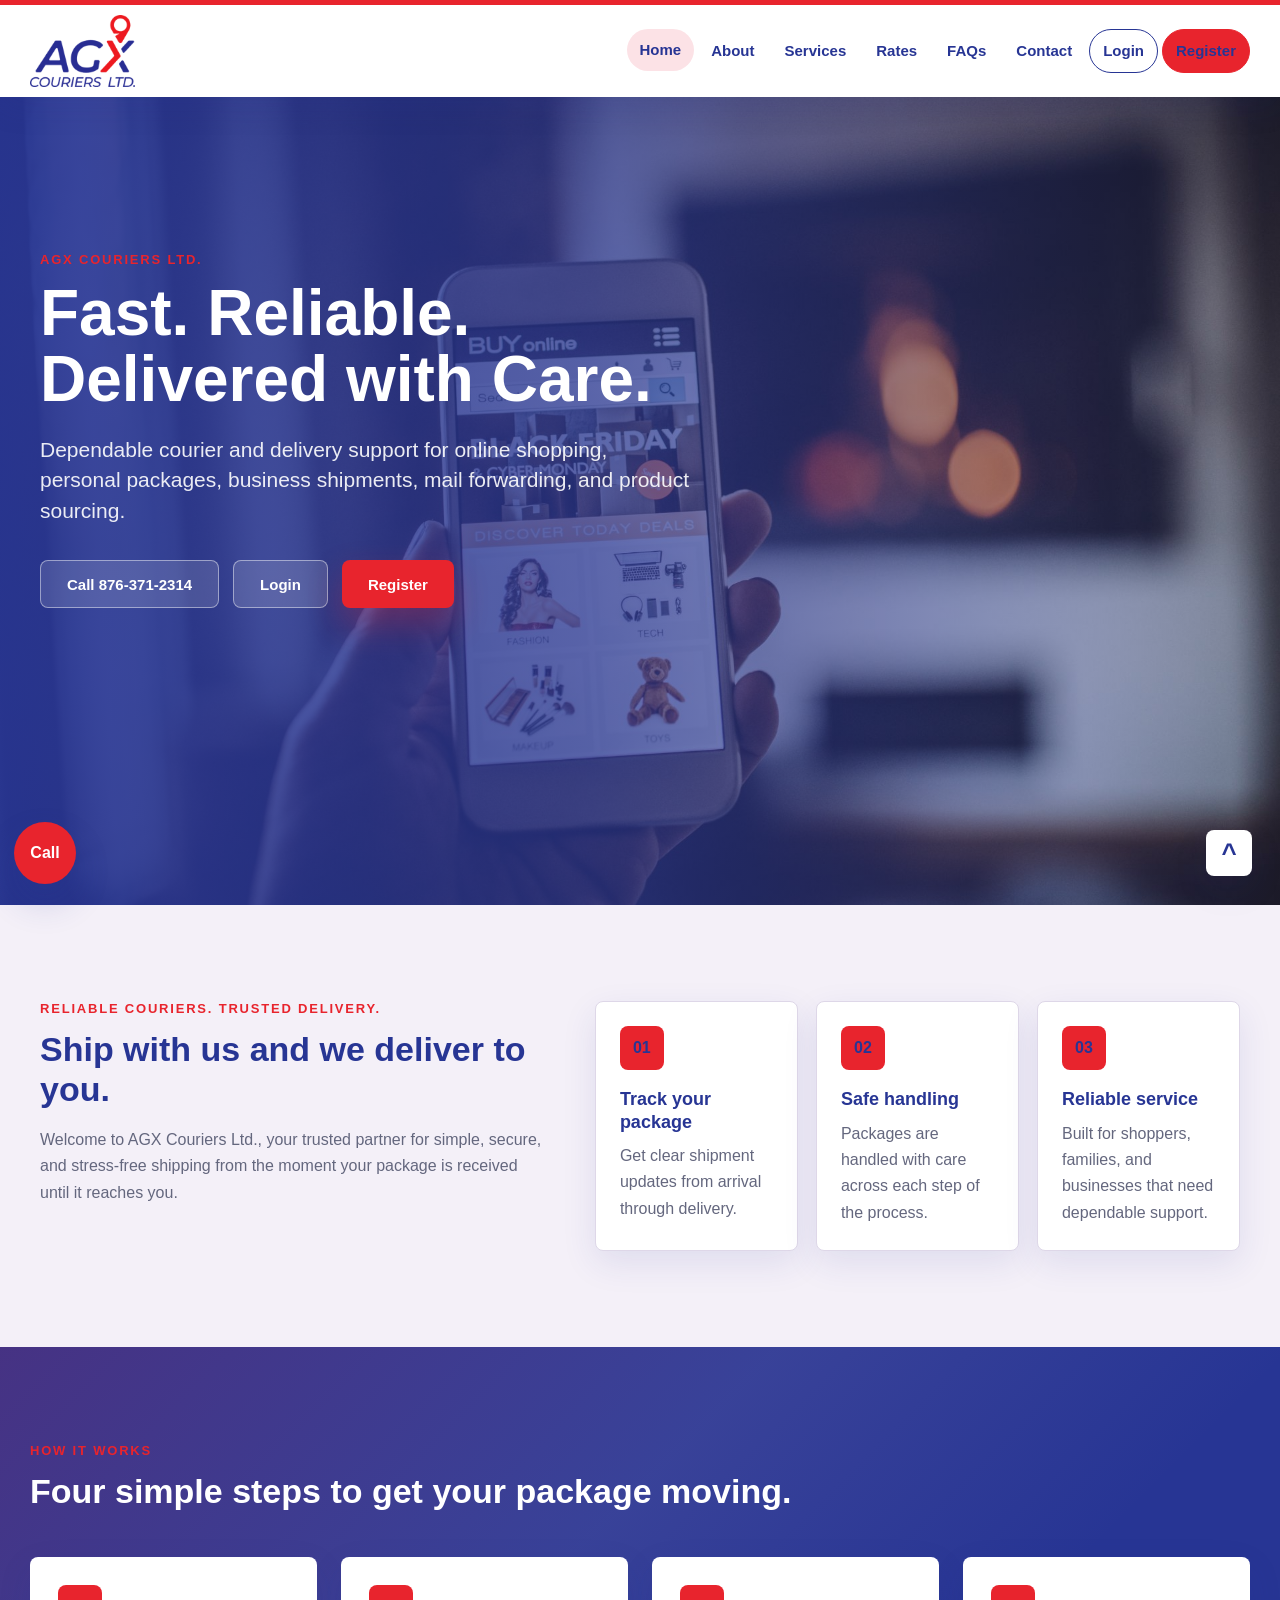
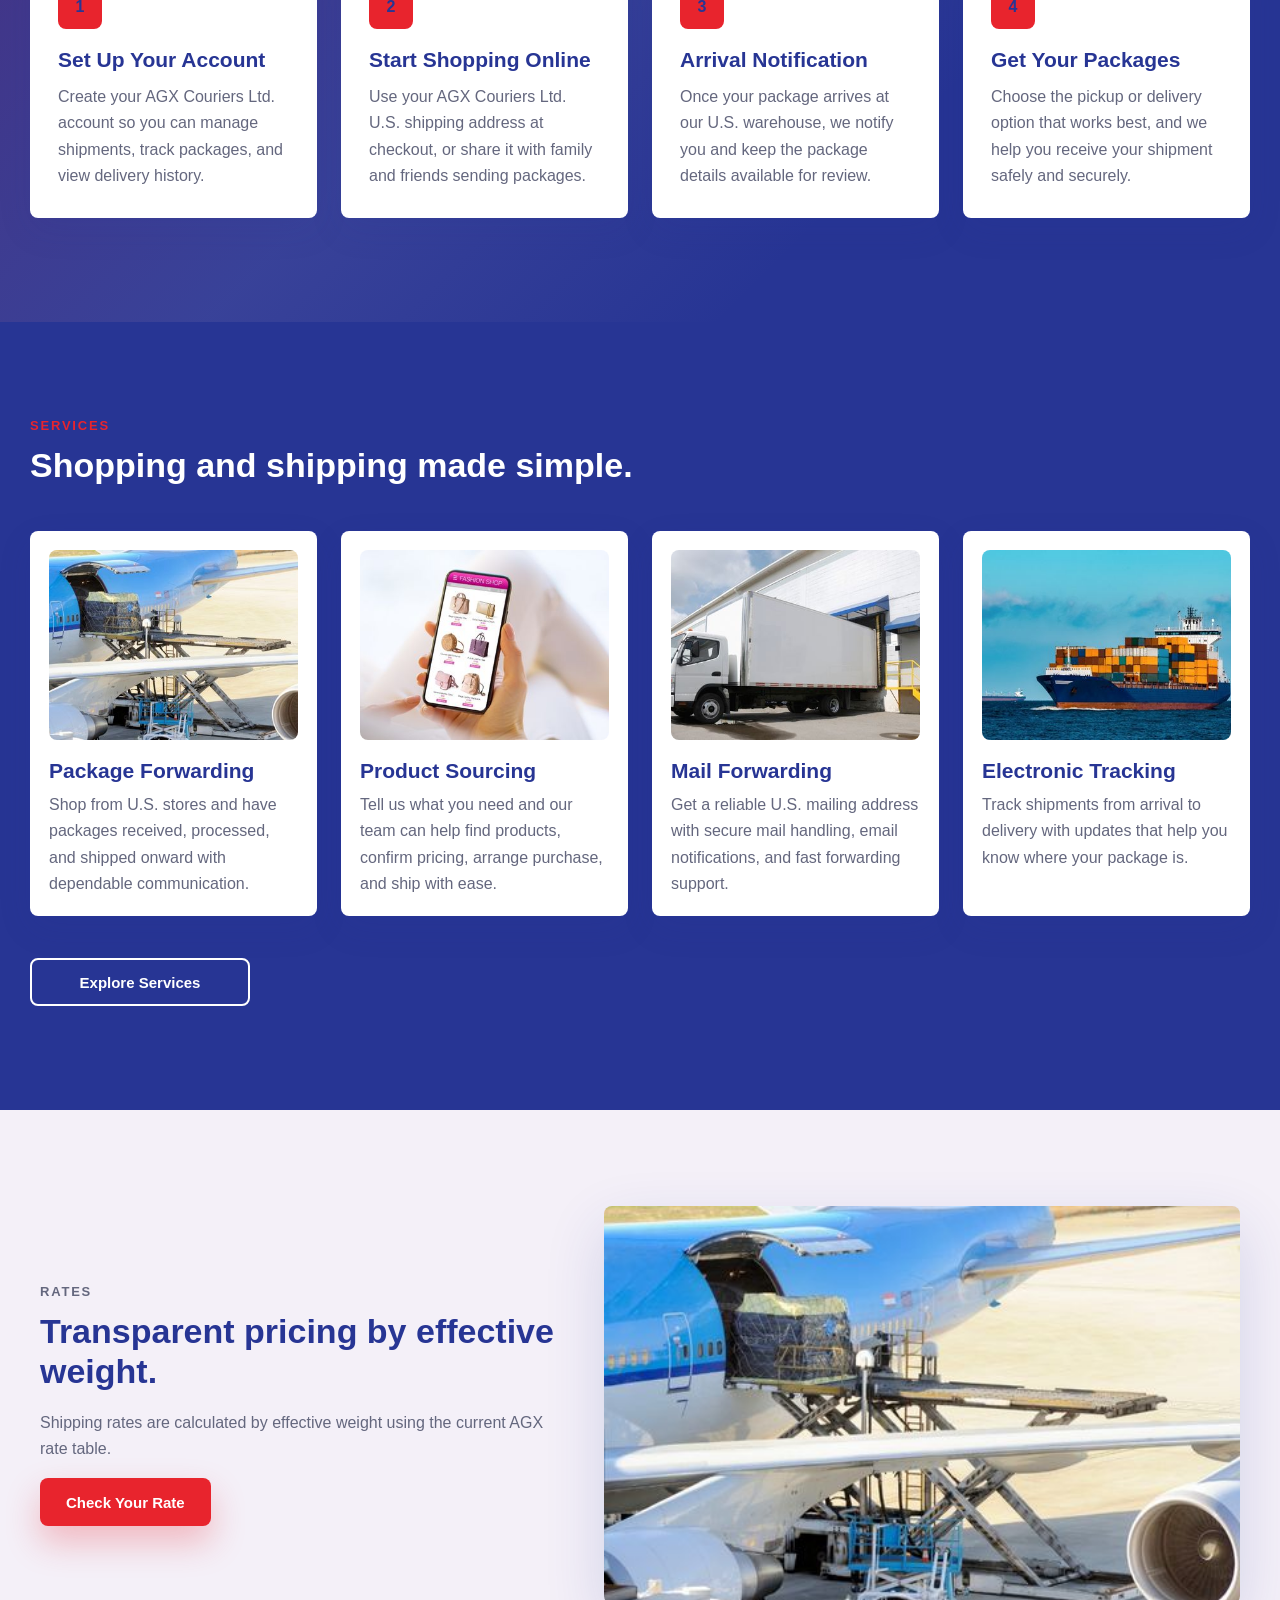
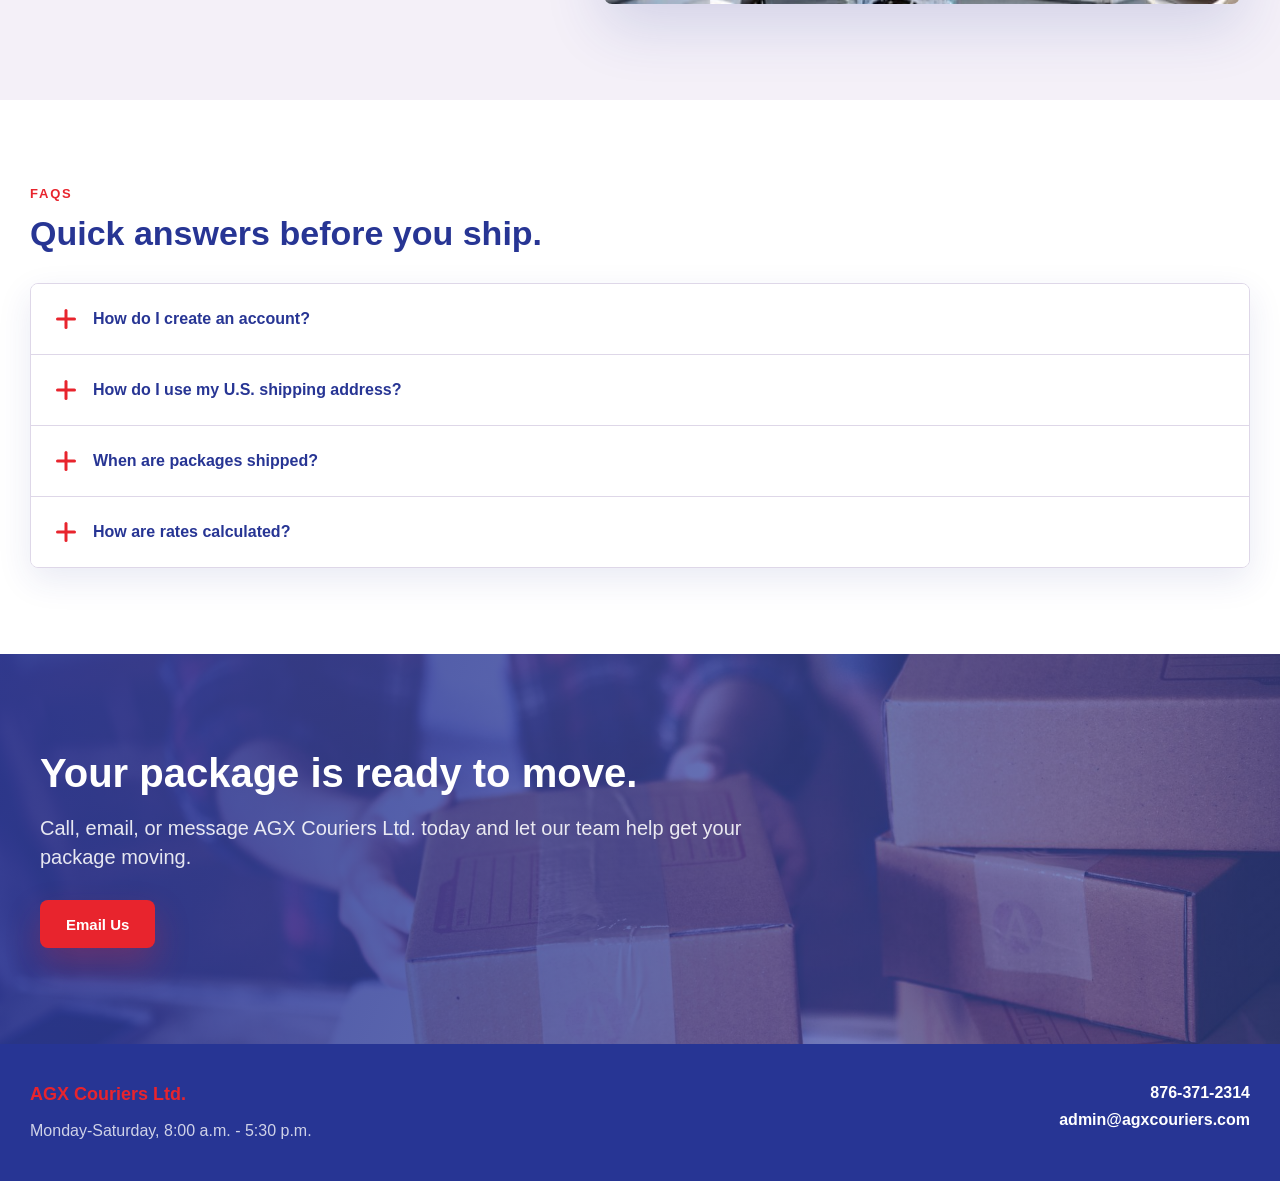
<file: index.html>
<!DOCTYPE html>
<html lang="en">
<head>
  <meta charset="UTF-8">
  <meta name="viewport" content="width=device-width, initial-scale=1.0">
  <title>AGX Couriers Ltd. | Reliable Couriers. Trusted Delivery.</title>
  <meta name="description" content="AGX Couriers Ltd. provides dependable package forwarding, product sourcing, mail forwarding, tracking, and delivery support for Jamaica.">
  <link rel="stylesheet" href="styles.css">
</head>
<body id="top">
  <header class="site-header" data-header>
    <a class="brand" href="./" aria-label="AGX Couriers Ltd. home">
      <img src="assets/agx-couriers-logo.png" alt="AGX Couriers Ltd. logo">
    </a>

    <button class="nav-toggle" type="button" aria-label="Open navigation" aria-expanded="false" data-nav-toggle>
      <span></span>
      <span></span>
      <span></span>
    </button>

    <nav class="main-nav" data-nav>
      <a class="active" href="./">Home</a>
      <a href="about/">About</a>
      <a href="services/">Services</a>
      <a href="rates/">Rates</a>
      <a href="#faqs">FAQs</a>
      <a href="#contact">Contact</a>
      <a class="nav-action" href="https://agxcouriers.com/tracking">Login</a>
      <a class="nav-action primary" href="https://agxcouriers.com/tracking/register">Register</a>
    </nav>
  </header>

  <main id="home">
    <section class="hero">
      <div class="hero-slider" data-hero-slider aria-hidden="true">
        <div class="hero-slide is-active"><img src="assets/hero-shopping.jpg" alt=""></div>
        <div class="hero-slide"><img src="assets/hero-port.jpg" alt=""></div>
        <div class="hero-slide"><img src="assets/hero-delivery.jpg" alt=""></div>
      </div>
      <div class="hero-content">
        <p class="eyebrow">AGX Couriers Ltd.</p>
        <h1>Fast. Reliable. Delivered with Care.</h1>
        <p>Dependable courier and delivery support for online shopping, personal packages, business shipments, mail forwarding, and product sourcing.</p>
        <div class="hero-actions">
          <a class="btn light" href="tel:+18763712314">Call 876-371-2314</a>
          <a class="btn light" href="https://agxcouriers.com/tracking">Login</a>
          <a class="btn solid" href="https://agxcouriers.com/tracking/register">Register</a>
        </div>
      </div>
    </section>

    <section class="intro-section">
      <div class="intro-copy">
        <p class="section-kicker">Reliable Couriers. Trusted Delivery.</p>
        <h2>Ship with us and we deliver to you.</h2>
        <p>Welcome to AGX Couriers Ltd., your trusted partner for simple, secure, and stress-free shipping from the moment your package is received until it reaches you.</p>
      </div>
      <div class="proof-grid">
        <article><span>01</span><strong>Track your package</strong><p>Get clear shipment updates from arrival through delivery.</p></article>
        <article><span>02</span><strong>Safe handling</strong><p>Packages are handled with care across each step of the process.</p></article>
        <article><span>03</span><strong>Reliable service</strong><p>Built for shoppers, families, and businesses that need dependable support.</p></article>
      </div>
    </section>

    <section class="process-section" id="process">
      <p class="section-kicker">How It Works</p>
      <h2>Four simple steps to get your package moving.</h2>
      <div class="process-grid four">
        <article>
          <span class="step-number">1</span>
          <h3>Set Up Your Account</h3>
          <p>Create your AGX Couriers Ltd. account so you can manage shipments, track packages, and view delivery history.</p>
        </article>
        <article>
          <span class="step-number">2</span>
          <h3>Start Shopping Online</h3>
          <p>Use your AGX Couriers Ltd. U.S. shipping address at checkout, or share it with family and friends sending packages.</p>
        </article>
        <article>
          <span class="step-number">3</span>
          <h3>Arrival Notification</h3>
          <p>Once your package arrives at our U.S. warehouse, we notify you and keep the package details available for review.</p>
        </article>
        <article>
          <span class="step-number">4</span>
          <h3>Get Your Packages</h3>
          <p>Choose the pickup or delivery option that works best, and we help you receive your shipment safely and securely.</p>
        </article>
      </div>
    </section>

    <section class="services-section" id="services">
      <p class="section-kicker">Services</p>
      <h2>Shopping and shipping made simple.</h2>
      <div class="service-grid">
        <article class="service-card">
          <img class="service-photo" src="assets/air.jpg" alt="Air freight cargo being loaded onto an airplane">
          <h3>Package Forwarding</h3>
          <p>Shop from U.S. stores and have packages received, processed, and shipped onward with dependable communication.</p>
        </article>
        <article class="service-card">
          <img class="service-photo" src="assets/shopping.jpg" alt="Online shopping on a mobile phone">
          <h3>Product Sourcing</h3>
          <p>Tell us what you need and our team can help find products, confirm pricing, arrange purchase, and ship with ease.</p>
        </article>
        <article class="service-card">
          <img class="service-photo" src="assets/truck.jpg" alt="Delivery truck at a warehouse loading dock">
          <h3>Mail Forwarding</h3>
          <p>Get a reliable U.S. mailing address with secure mail handling, email notifications, and fast forwarding support.</p>
        </article>
        <article class="service-card">
          <img class="service-photo" src="assets/sea.jpg" alt="Container ship for sea freight delivery">
          <h3>Electronic Tracking</h3>
          <p>Track shipments from arrival to delivery with updates that help you know where your package is.</p>
        </article>
      </div>
      <a class="outline-cta" href="services/">Explore Services</a>
    </section>

    <section class="rates-preview">
      <div>
        <p class="section-kicker">Rates</p>
        <h2>Transparent pricing by effective weight.</h2>
        <p>Shipping rates are calculated by effective weight using the current AGX rate table.</p>
        <a class="btn solid" href="rates/">Check Your Rate</a>
      </div>
      <img src="assets/air.jpg" alt="Air freight cargo prepared for AGX Couriers Ltd. shipping">
    </section>

    <section class="faq-section" id="faqs">
      <div class="section-heading">
        <p class="section-kicker">FAQs</p>
        <h2>Quick answers before you ship.</h2>
      </div>
      <div class="faq-list">
        <article class="faq-item">
          <button type="button" aria-expanded="false" data-faq-toggle><span class="faq-plus" aria-hidden="true"></span>How do I create an account?</button>
          <div class="faq-answer"><p>Contact AGX Couriers Ltd. and our team will guide you through account setup using your name, email, phone number, and password.</p></div>
        </article>
        <article class="faq-item">
          <button type="button" aria-expanded="false" data-faq-toggle><span class="faq-plus" aria-hidden="true"></span>How do I use my U.S. shipping address?</button>
          <div class="faq-answer"><p>Use your AGX Couriers Ltd. address at checkout when shopping online. We notify you once the package reaches our facility.</p></div>
        </article>
        <article class="faq-item">
          <button type="button" aria-expanded="false" data-faq-toggle><span class="faq-plus" aria-hidden="true"></span>When are packages shipped?</button>
          <div class="faq-answer"><p>Packages are shipped from the overseas warehouse twice per week, on Wednesdays and Saturdays.</p></div>
        </article>
        <article class="faq-item">
          <button type="button" aria-expanded="false" data-faq-toggle><span class="faq-plus" aria-hidden="true"></span>How are rates calculated?</button>
          <div class="faq-answer"><p>Rates are based on effective weight. You can review the current AGX price list on the Rates page.</p></div>
        </article>
      </div>
    </section>

    <section class="cta-section">
      <div>
        <h2>Your package is ready to move.</h2>
        <p>Call, email, or message AGX Couriers Ltd. today and let our team help get your package moving.</p>
        <a class="btn solid" href="mailto:admin@agxcouriers.com">Email Us</a>
      </div>
    </section>
  </main>

  <footer class="site-footer" id="contact">
    <div>
      <strong>AGX Couriers Ltd.</strong>
      <p>Monday-Saturday, 8:00 a.m. - 5:30 p.m.</p>
    </div>
    <div>
      <a href="tel:+18763712314">876-371-2314</a>
      <a href="mailto:admin@agxcouriers.com">admin@agxcouriers.com</a>
    </div>
  </footer>

  <a class="chat-dot" href="tel:+18763712314" aria-label="Call AGX Couriers Ltd.">Call</a>
  <a class="scroll-top" href="#top" aria-label="Back to top">^</a>

  <script src="script.js"></script>
</body>
</html>
</file>
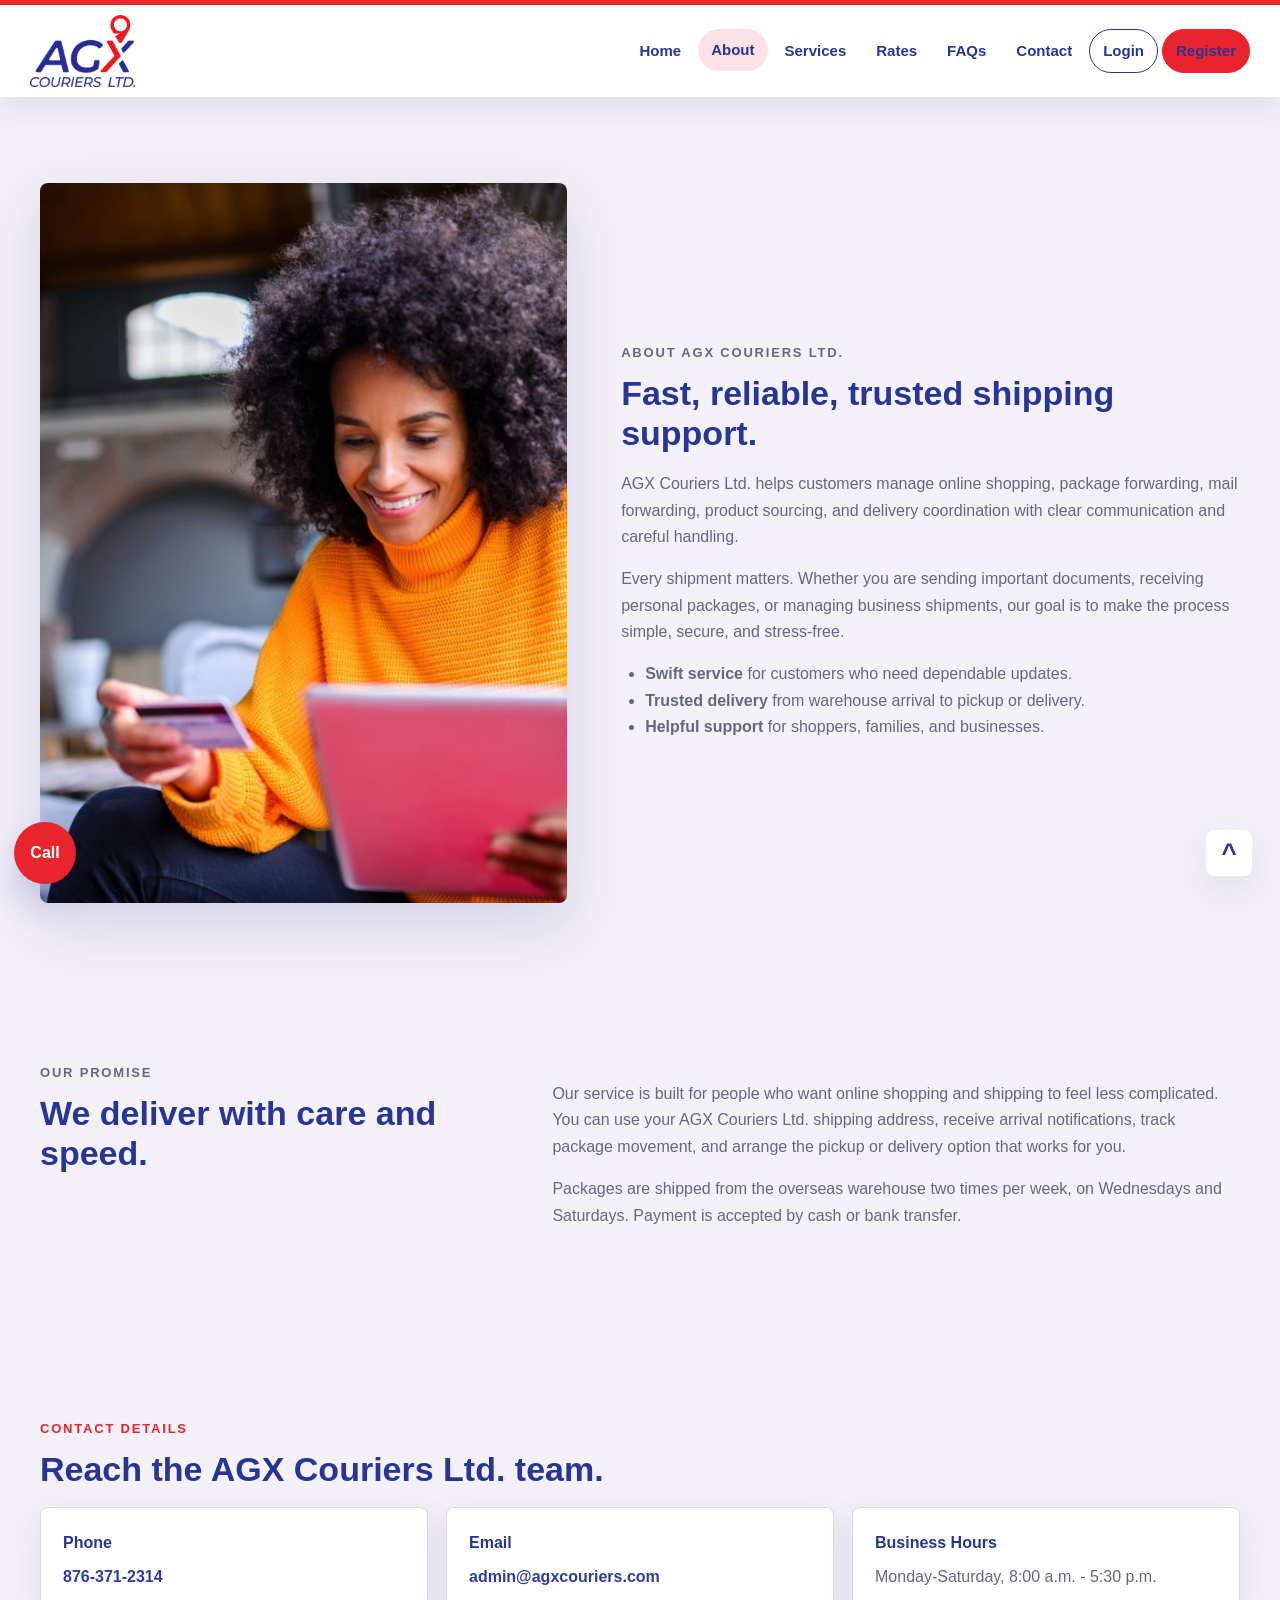
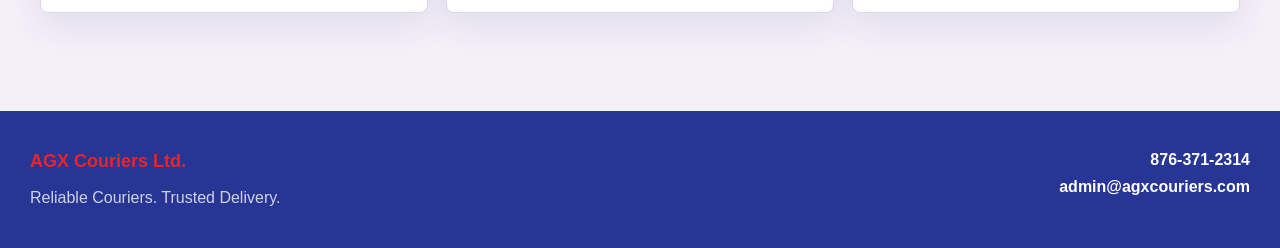
<file: about/index.html>
<!DOCTYPE html>
<html lang="en">
<head>
  <meta charset="UTF-8">
  <meta name="viewport" content="width=device-width, initial-scale=1.0">
  <title>About | AGX Couriers Ltd.</title>
  <meta name="description" content="Learn about AGX Couriers Ltd., a trusted courier partner for package forwarding, mail forwarding, product sourcing, and delivery support.">
  <link rel="stylesheet" href="../styles.css">
</head>
<body id="top">
  <header class="site-header" data-header>
    <a class="brand" href="../" aria-label="AGX Couriers Ltd. home">
      <img src="../assets/agx-couriers-logo.png" alt="AGX Couriers Ltd. logo">
    </a>

    <button class="nav-toggle" type="button" aria-label="Open navigation" aria-expanded="false" data-nav-toggle>
      <span></span>
      <span></span>
      <span></span>
    </button>

    <nav class="main-nav" data-nav>
      <a href="../">Home</a>
      <a class="active" href="./">About</a>
      <a href="../services/">Services</a>
      <a href="../rates/">Rates</a>
      <a href="../#faqs">FAQs</a>
      <a href="../#contact">Contact</a>
      <a class="nav-action" href="https://agxcouriers.com/tracking">Login</a>
      <a class="nav-action primary" href="https://agxcouriers.com/tracking/register">Register</a>
    </nav>
  </header>

  <main>
    <section class="about-page-hero">
      <div class="about-page-image">
        <img src="../assets/about-shopping.jpg" alt="Customer preparing an online shopping delivery with AGX Couriers Ltd.">
      </div>
      <div class="about-page-copy">
        <p class="section-kicker">About AGX Couriers Ltd.</p>
        <h1>Fast, reliable, trusted shipping support.</h1>
        <p>AGX Couriers Ltd. helps customers manage online shopping, package forwarding, mail forwarding, product sourcing, and delivery coordination with clear communication and careful handling.</p>
        <p>Every shipment matters. Whether you are sending important documents, receiving personal packages, or managing business shipments, our goal is to make the process simple, secure, and stress-free.</p>
        <ul>
          <li><strong>Swift service</strong> for customers who need dependable updates.</li>
          <li><strong>Trusted delivery</strong> from warehouse arrival to pickup or delivery.</li>
          <li><strong>Helpful support</strong> for shoppers, families, and businesses.</li>
        </ul>
      </div>
    </section>

    <section class="story-section">
      <div>
        <p class="section-kicker">Our Promise</p>
        <h2>We deliver with care and speed.</h2>
      </div>
      <div>
        <p>Our service is built for people who want online shopping and shipping to feel less complicated. You can use your AGX Couriers Ltd. shipping address, receive arrival notifications, track package movement, and arrange the pickup or delivery option that works for you.</p>
        <p>Packages are shipped from the overseas warehouse two times per week, on Wednesdays and Saturdays. Payment is accepted by cash or bank transfer.</p>
      </div>
    </section>

    <section class="contact-band">
      <div>
        <p class="section-kicker">Contact Details</p>
        <h2>Reach the AGX Couriers Ltd. team.</h2>
      </div>
      <div class="contact-grid">
        <article><strong>Phone</strong><a href="tel:+18763712314">876-371-2314</a></article>
        <article><strong>Email</strong><a href="mailto:admin@agxcouriers.com">admin@agxcouriers.com</a></article>
        <article><strong>Business Hours</strong><p>Monday-Saturday, 8:00 a.m. - 5:30 p.m.</p></article>
      </div>
    </section>
  </main>

  <footer class="site-footer" id="contact">
    <div>
      <strong>AGX Couriers Ltd.</strong>
      <p>Reliable Couriers. Trusted Delivery.</p>
    </div>
    <div>
      <a href="tel:+18763712314">876-371-2314</a>
      <a href="mailto:admin@agxcouriers.com">admin@agxcouriers.com</a>
    </div>
  </footer>

  <a class="chat-dot" href="tel:+18763712314" aria-label="Call AGX Couriers Ltd.">Call</a>
  <a class="scroll-top" href="#top" aria-label="Back to top">^</a>

  <script src="../script.js"></script>
</body>
</html>
</file>
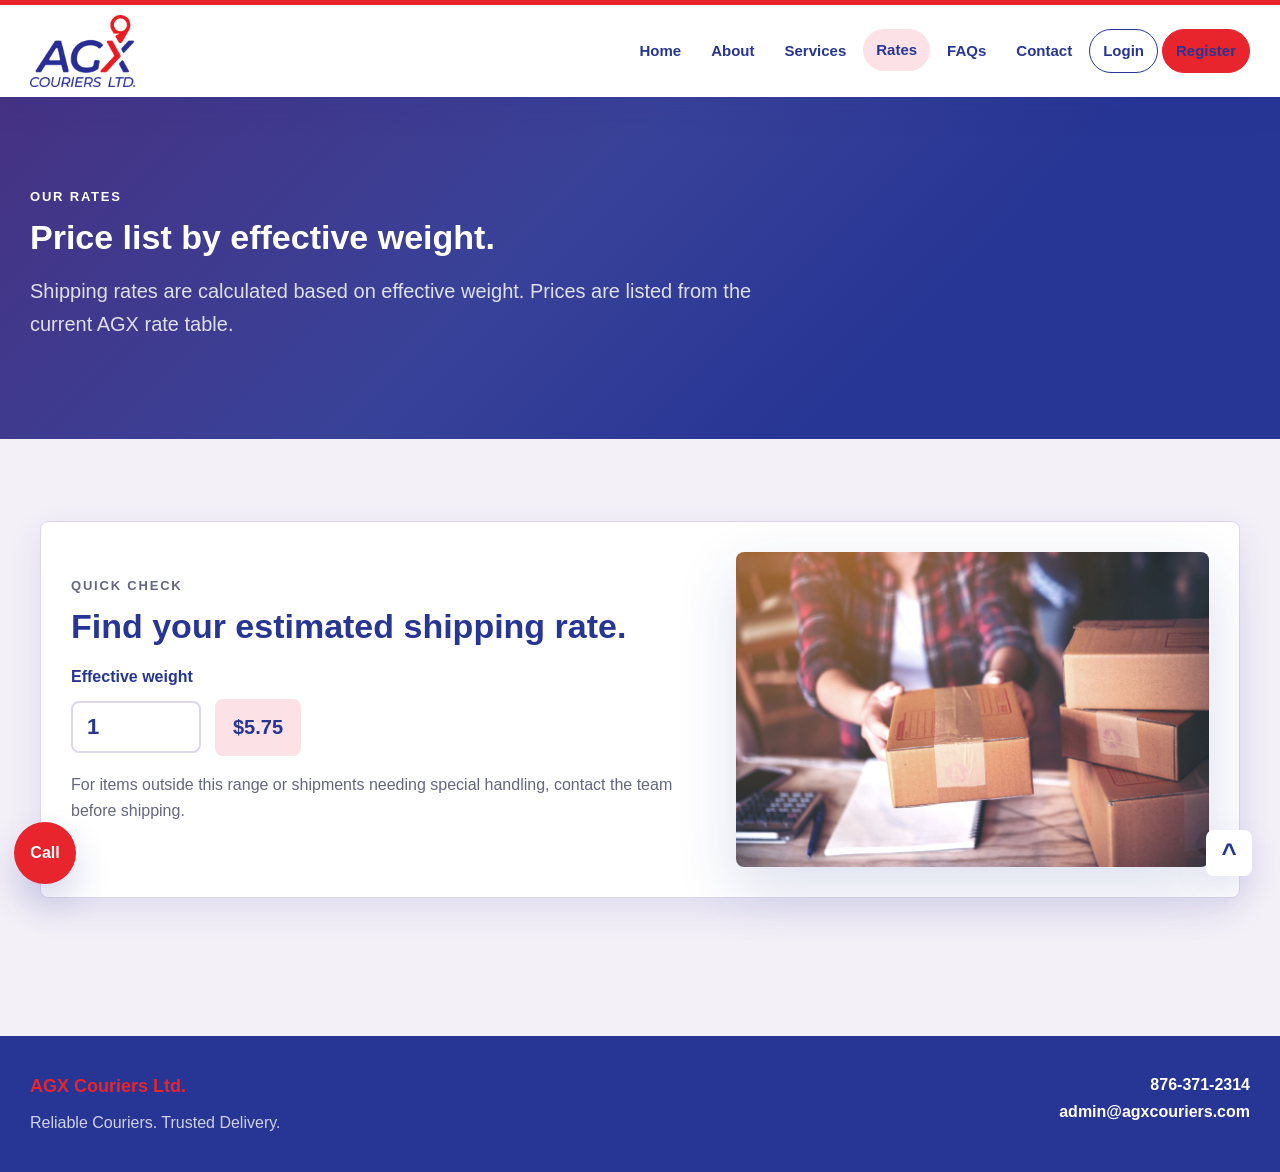
<file: rates/index.html>
<!DOCTYPE html>
<html lang="en">
<head>
  <meta charset="UTF-8">
  <meta name="viewport" content="width=device-width, initial-scale=1.0">
  <title>Rates | AGX Couriers Ltd.</title>
  <meta name="description" content="View AGX Couriers Ltd. effective weight shipping rates from the current AGX rate table.">
  <link rel="stylesheet" href="../styles.css">
</head>
<body id="top">
  <header class="site-header" data-header>
    <a class="brand" href="../" aria-label="AGX Couriers Ltd. home">
      <img src="../assets/agx-couriers-logo.png" alt="AGX Couriers Ltd. logo">
    </a>

    <button class="nav-toggle" type="button" aria-label="Open navigation" aria-expanded="false" data-nav-toggle>
      <span></span>
      <span></span>
      <span></span>
    </button>

    <nav class="main-nav" data-nav>
      <a href="../">Home</a>
      <a href="../about/">About</a>
      <a href="../services/">Services</a>
      <a class="active" href="./">Rates</a>
      <a href="../#faqs">FAQs</a>
      <a href="../#contact">Contact</a>
      <a class="nav-action" href="https://agxcouriers.com/tracking">Login</a>
      <a class="nav-action primary" href="https://agxcouriers.com/tracking/register">Register</a>
    </nav>
  </header>

  <main>
    <section class="services-page-hero">
      <p class="section-kicker">Our Rates</p>
      <h1>Price list by effective weight.</h1>
      <p>Shipping rates are calculated based on effective weight. Prices are listed from the current AGX rate table.</p>
    </section>

    <section class="rates-page">
      <div class="rate-tool">
        <div class="rate-tool-copy">
          <p class="section-kicker">Quick Check</p>
          <h2>Find your estimated shipping rate.</h2>
          <label for="weightInput">Effective weight</label>
          <div class="rate-input-row">
            <input id="weightInput" data-weight-input type="number" min="1" max="122" value="1">
            <output data-rate-output>$5.75</output>
          </div>
          <p>For items outside this range or shipments needing special handling, contact the team before shipping.</p>
        </div>
        <img src="../assets/package-cta.jpg" alt="Packages prepared for AGX Couriers Ltd. shipping">
      </div>
    </section>
  </main>

  <footer class="site-footer" id="contact">
    <div>
      <strong>AGX Couriers Ltd.</strong>
      <p>Reliable Couriers. Trusted Delivery.</p>
    </div>
    <div>
      <a href="tel:+18763712314">876-371-2314</a>
      <a href="mailto:admin@agxcouriers.com">admin@agxcouriers.com</a>
    </div>
  </footer>

  <a class="chat-dot" href="tel:+18763712314" aria-label="Call AGX Couriers Ltd.">Call</a>
  <a class="scroll-top" href="#top" aria-label="Back to top">^</a>

  <script src="../script.js"></script>
</body>
</html>
</file>
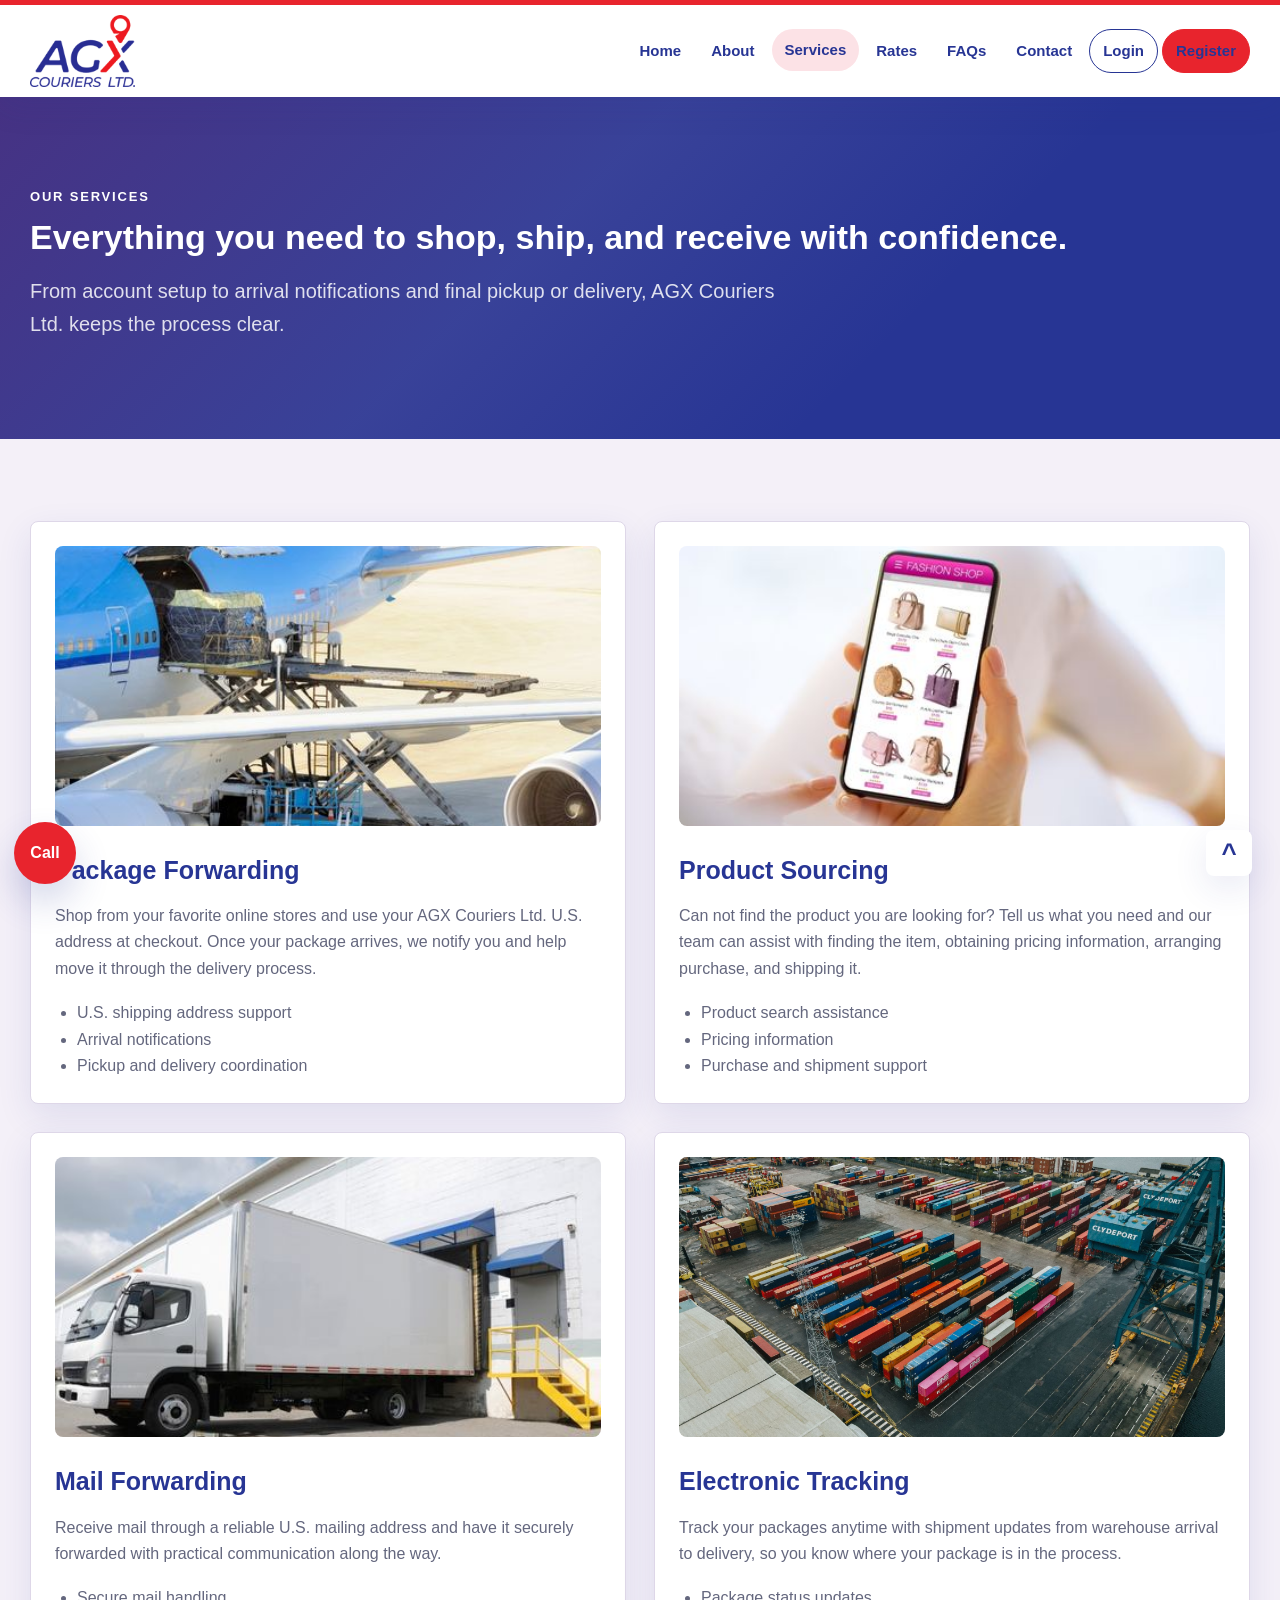
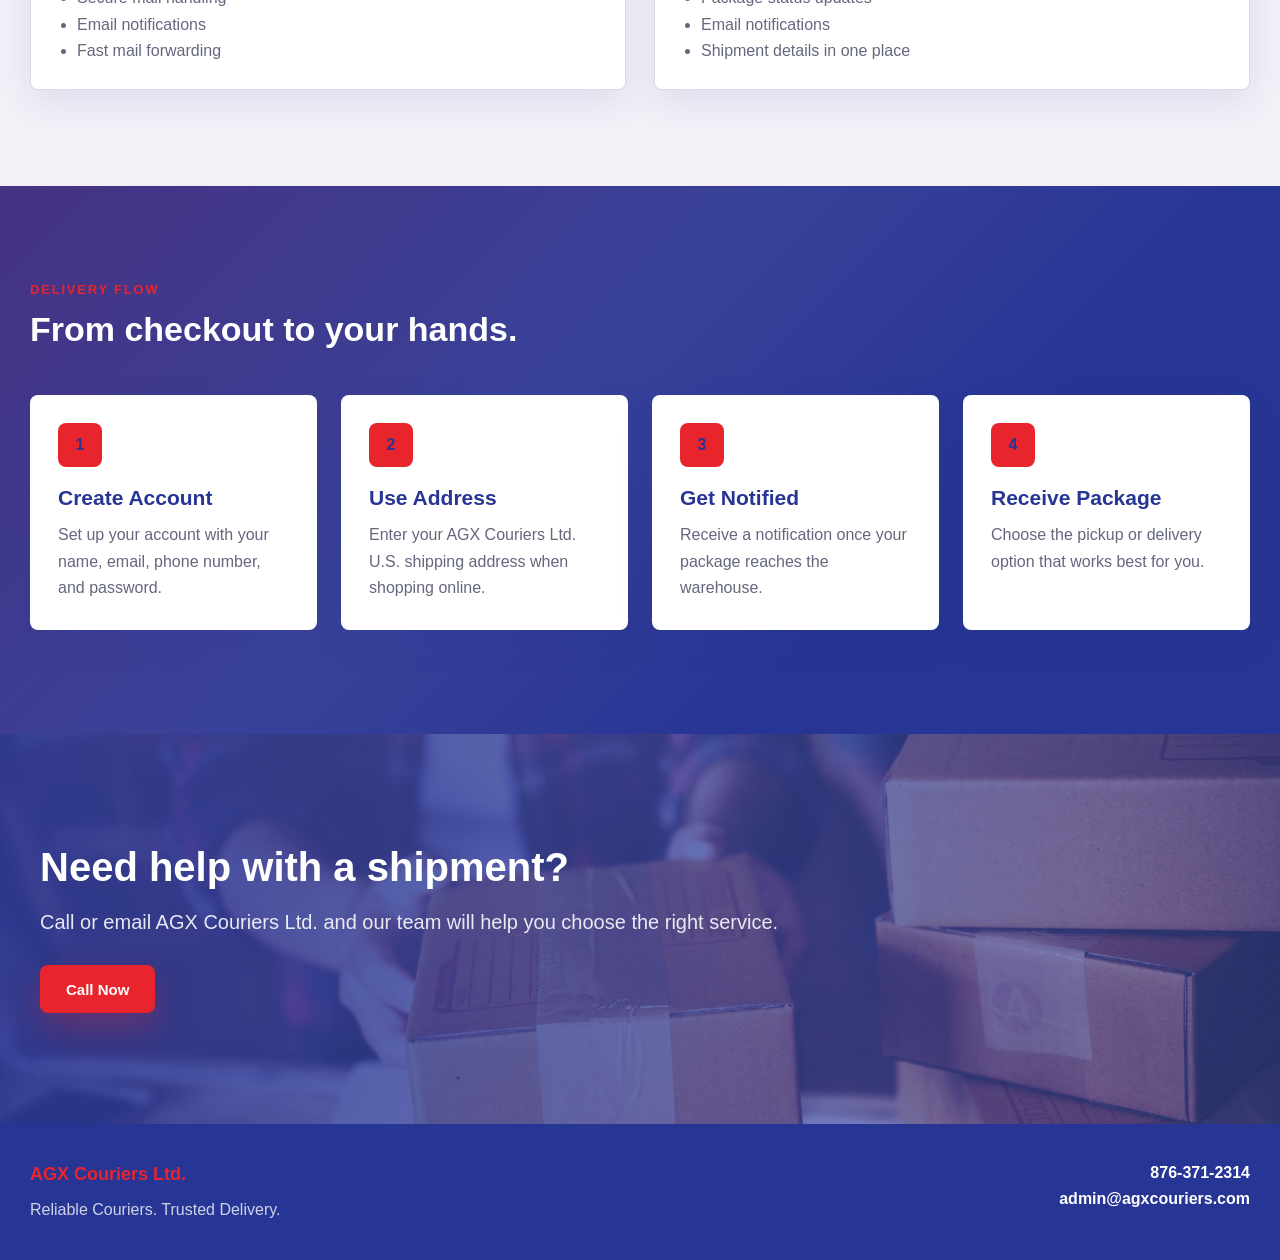
<file: services/index.html>
<!DOCTYPE html>
<html lang="en">
<head>
  <meta charset="UTF-8">
  <meta name="viewport" content="width=device-width, initial-scale=1.0">
  <title>Services | AGX Couriers Ltd.</title>
  <meta name="description" content="Explore AGX Couriers Ltd. package forwarding, product sourcing, mail forwarding, electronic tracking, pickup, and delivery services.">
  <link rel="stylesheet" href="../styles.css">
</head>
<body id="top">
  <header class="site-header" data-header>
    <a class="brand" href="../" aria-label="AGX Couriers Ltd. home">
      <img src="../assets/agx-couriers-logo.png" alt="AGX Couriers Ltd. logo">
    </a>

    <button class="nav-toggle" type="button" aria-label="Open navigation" aria-expanded="false" data-nav-toggle>
      <span></span>
      <span></span>
      <span></span>
    </button>

    <nav class="main-nav" data-nav>
      <a href="../">Home</a>
      <a href="../about/">About</a>
      <a class="active" href="./">Services</a>
      <a href="../rates/">Rates</a>
      <a href="../#faqs">FAQs</a>
      <a href="../#contact">Contact</a>
      <a class="nav-action" href="https://agxcouriers.com/tracking">Login</a>
      <a class="nav-action primary" href="https://agxcouriers.com/tracking/register">Register</a>
    </nav>
  </header>

  <main>
    <section class="services-page-hero">
      <p class="section-kicker">Our Services</p>
      <h1>Everything you need to shop, ship, and receive with confidence.</h1>
      <p>From account setup to arrival notifications and final pickup or delivery, AGX Couriers Ltd. keeps the process clear.</p>
    </section>

    <section class="service-detail-section">
      <article class="service-detail-card">
        <img src="../assets/air.jpg" alt="Air freight cargo being loaded onto an airplane">
        <h2>Package Forwarding</h2>
        <p>Shop from your favorite online stores and use your AGX Couriers Ltd. U.S. address at checkout. Once your package arrives, we notify you and help move it through the delivery process.</p>
        <ul>
          <li>U.S. shipping address support</li>
          <li>Arrival notifications</li>
          <li>Pickup and delivery coordination</li>
        </ul>
      </article>
      <article class="service-detail-card">
        <img src="../assets/shopping.jpg" alt="Online shopping on a mobile phone">
        <h2>Product Sourcing</h2>
        <p>Can not find the product you are looking for? Tell us what you need and our team can assist with finding the item, obtaining pricing information, arranging purchase, and shipping it.</p>
        <ul>
          <li>Product search assistance</li>
          <li>Pricing information</li>
          <li>Purchase and shipment support</li>
        </ul>
      </article>
      <article class="service-detail-card">
        <img src="../assets/truck.jpg" alt="Delivery truck at a warehouse loading dock">
        <h2>Mail Forwarding</h2>
        <p>Receive mail through a reliable U.S. mailing address and have it securely forwarded with practical communication along the way.</p>
        <ul>
          <li>Secure mail handling</li>
          <li>Email notifications</li>
          <li>Fast mail forwarding</li>
        </ul>
      </article>
      <article class="service-detail-card">
        <img src="../assets/port-freight.jpg" alt="Container port and freight yard">
        <h2>Electronic Tracking</h2>
        <p>Track your packages anytime with shipment updates from warehouse arrival to delivery, so you know where your package is in the process.</p>
        <ul>
          <li>Package status updates</li>
          <li>Email notifications</li>
          <li>Shipment details in one place</li>
        </ul>
      </article>
    </section>

    <section class="process-section">
      <p class="section-kicker">Delivery Flow</p>
      <h2>From checkout to your hands.</h2>
      <div class="process-grid four">
        <article><span class="step-number">1</span><h3>Create Account</h3><p>Set up your account with your name, email, phone number, and password.</p></article>
        <article><span class="step-number">2</span><h3>Use Address</h3><p>Enter your AGX Couriers Ltd. U.S. shipping address when shopping online.</p></article>
        <article><span class="step-number">3</span><h3>Get Notified</h3><p>Receive a notification once your package reaches the warehouse.</p></article>
        <article><span class="step-number">4</span><h3>Receive Package</h3><p>Choose the pickup or delivery option that works best for you.</p></article>
      </div>
    </section>

    <section class="cta-section">
      <div>
        <h2>Need help with a shipment?</h2>
        <p>Call or email AGX Couriers Ltd. and our team will help you choose the right service.</p>
        <a class="btn solid" href="tel:+18763712314">Call Now</a>
      </div>
    </section>
  </main>

  <footer class="site-footer" id="contact">
    <div>
      <strong>AGX Couriers Ltd.</strong>
      <p>Reliable Couriers. Trusted Delivery.</p>
    </div>
    <div>
      <a href="tel:+18763712314">876-371-2314</a>
      <a href="mailto:admin@agxcouriers.com">admin@agxcouriers.com</a>
    </div>
  </footer>

  <a class="chat-dot" href="tel:+18763712314" aria-label="Call AGX Couriers Ltd.">Call</a>
  <a class="scroll-top" href="#top" aria-label="Back to top">^</a>

  <script src="../script.js"></script>
</body>
</html>
</file>
<file: styles.css>
:root {
  --navy: #273594;
  --blue: #2d3ca5;
  --gold: #e8242d;
  --gold-soft: #fce2e6;
  --ink: #181b32;
  --muted: #64677e;
  --line: #ded7e8;
  --surface: #f4f0f8;
  --white: #fff;
  --shadow: 0 22px 60px rgba(39, 53, 148, 0.16);
  --shadow-soft: 0 12px 34px rgba(39, 53, 148, 0.1);
}

* {
  box-sizing: border-box;
}

html {
  scroll-behavior: smooth;
}

body {
  margin: 0;
  color: var(--ink);
  background: var(--surface);
  font-family: -apple-system, BlinkMacSystemFont, "Segoe UI", Roboto, Arial, sans-serif;
  font-size: 16px;
  line-height: 1.65;
}

img {
  display: block;
  max-width: 100%;
}

a {
  color: inherit;
  text-decoration: none;
}

.site-header {
  position: sticky;
  top: 0;
  z-index: 20;
  display: flex;
  align-items: center;
  justify-content: space-between;
  min-height: 92px;
  padding: 10px max(30px, calc((100vw - 1220px) / 2));
  background: rgba(255, 255, 255, 0.96);
  border-top: 5px solid var(--gold);
  box-shadow: 0 10px 30px rgba(39, 53, 148, 0.1);
  backdrop-filter: blur(16px);
}

.brand {
  display: flex;
  align-items: center;
  width: 220px;
  height: 72px;
  overflow: hidden;
}

.brand img {
  width: 210px;
  height: 72px;
  object-fit: contain;
  object-position: left center;
}

.main-nav {
  display: flex;
  align-items: center;
  gap: 4px;
  color: var(--navy);
  font-size: 15px;
  font-weight: 700;
}

.main-nav a {
  padding: 9px 13px;
  border-radius: 999px;
  transition: color 180ms ease, background 180ms ease, transform 180ms ease;
}

.main-nav a:hover,
.main-nav a.active {
  color: var(--navy);
  background: var(--gold-soft);
  transform: translateY(-1px);
}

.main-nav a.nav-action {
  border: 1px solid var(--navy);
}

.main-nav a.nav-action.primary {
  color: var(--navy);
  border-color: var(--gold);
  background: var(--gold);
}

.main-nav a.nav-action.primary:hover {
  color: #fff;
  background: #c91927;
}

.nav-toggle {
  display: none;
  width: 46px;
  height: 46px;
  border: 0;
  border-radius: 8px;
  background: var(--navy);
  cursor: pointer;
}

.nav-toggle span {
  display: block;
  width: 24px;
  height: 2px;
  margin: 5px auto;
  background: #fff;
}

.hero {
  position: relative;
  min-height: calc(100vh - 92px);
  overflow: hidden;
  background: var(--navy);
}

.hero::after,
.cta-section::after,
.services-page-hero::before,
.process-section::before {
  content: "";
  position: absolute;
  inset: 0;
  pointer-events: none;
}

.hero::after {
  background: linear-gradient(90deg, rgba(39, 53, 148, 0.94), rgba(39, 53, 148, 0.72) 46%, rgba(39, 53, 148, 0.18));
}

.hero-slider,
.hero-slide {
  position: absolute;
  inset: 0;
}

.hero-slide {
  opacity: 0;
  transform: scale(1.02);
  transition: opacity 900ms ease, transform 6000ms ease;
}

.hero-slide.is-active {
  opacity: 1;
  transform: scale(1);
}

.hero-slide img {
  width: 100%;
  height: 100%;
  object-fit: cover;
  object-position: center;
}

.hero-slide:first-child img {
  object-position: right center;
}

.hero-content {
  position: relative;
  z-index: 2;
  width: min(1220px, calc(100% - 80px));
  margin: 0 auto;
  padding: 155px 0 104px;
  color: #fff;
}

.eyebrow,
.section-kicker {
  margin: 0 0 12px;
  color: var(--gold);
  font-size: 13px;
  font-weight: 900;
  letter-spacing: 1.8px;
  line-height: 1.2;
  text-transform: uppercase;
}

.hero h1 {
  max-width: 720px;
  margin: 0 0 22px;
  font-size: clamp(42px, 5vw, 72px);
  font-weight: 900;
  line-height: 1.04;
  letter-spacing: 0;
}

.hero p:not(.eyebrow) {
  max-width: 650px;
  margin: 0 0 34px;
  color: rgba(255, 255, 255, 0.9);
  font-size: 21px;
  line-height: 1.45;
}

.hero-actions,
.rate-input-row {
  display: flex;
  flex-wrap: wrap;
  gap: 14px;
  align-items: center;
}

.btn,
.outline-cta {
  display: inline-flex;
  align-items: center;
  justify-content: center;
  min-height: 48px;
  padding: 14px 26px;
  border-radius: 8px;
  font-size: 15px;
  font-weight: 900;
  line-height: 1;
  transition: transform 180ms ease, box-shadow 180ms ease, background 180ms ease;
}

.btn:hover,
.outline-cta:hover {
  transform: translateY(-2px);
}

.btn.light {
  color: #fff;
  border: 1px solid rgba(255, 255, 255, 0.45);
  background: rgba(255, 255, 255, 0.14);
}

.btn.solid {
  color: #fff;
  background: var(--gold);
  box-shadow: 0 16px 34px rgba(232, 36, 45, 0.28);
}

.intro-section,
.rates-preview,
.about-page-hero,
.story-section,
.contact-band,
.rates-page {
  width: min(1220px, calc(100% - 80px));
  margin: 0 auto;
}

.intro-section {
  display: grid;
  grid-template-columns: 0.88fr 1.12fr;
  gap: 48px;
  align-items: start;
  padding: 96px 0;
}

.intro-copy h2,
.rates-preview h2,
.section-heading h2,
.story-section h2,
.about-page-copy h1,
.services-page-hero h1,
.rate-tool-copy h2,
.contact-band h2 {
  margin: 0 0 18px;
  color: var(--navy);
  font-size: 34px;
  font-weight: 900;
  line-height: 1.18;
  letter-spacing: 0;
}

.intro-copy p:not(.section-kicker),
.rates-preview p,
.story-section p,
.about-page-copy p,
.about-page-copy li,
.services-page-hero p,
.rate-tool-copy p,
.service-detail-card p,
.service-detail-card li,
.contact-grid p {
  color: var(--muted);
}

.proof-grid {
  display: grid;
  grid-template-columns: repeat(3, 1fr);
  gap: 18px;
}

.proof-grid article,
.process-grid article,
.service-card,
.service-detail-card,
.rate-tool,
.contact-grid article {
  border-radius: 8px;
  box-shadow: var(--shadow-soft);
}

.proof-grid article {
  min-height: 190px;
  padding: 24px;
  background: #fff;
  border: 1px solid var(--line);
}

.proof-grid span,
.step-number {
  display: inline-grid;
  place-items: center;
  width: 44px;
  height: 44px;
  margin-bottom: 18px;
  border-radius: 8px;
  color: var(--navy);
  background: var(--gold);
  font-weight: 900;
}

.proof-grid strong {
  display: block;
  color: var(--navy);
  font-size: 18px;
  line-height: 1.25;
}

.proof-grid p {
  margin: 10px 0 0;
  color: var(--muted);
}

.services-section,
.process-section,
.services-page-hero {
  position: relative;
  color: #fff;
  background: var(--navy);
  overflow: hidden;
}

.services-section::before,
.process-section::before,
.services-page-hero::before {
  background: linear-gradient(135deg, rgba(232, 36, 45, 0.16), rgba(163, 143, 181, 0.14) 42%, transparent 70%);
}

.services-section,
.process-section {
  padding: 96px max(24px, calc((100vw - 1220px) / 2)) 104px;
}

.services-section > .section-kicker,
.services-section > h2,
.process-section > .section-kicker,
.process-section > h2 {
  position: relative;
  width: min(1220px, 100%);
  margin-inline: auto;
}

.services-section h2,
.process-section h2 {
  margin: 0;
  max-width: 780px;
  color: #fff;
  font-size: 34px;
  font-weight: 900;
  line-height: 1.18;
}

.service-grid {
  position: relative;
  display: grid;
  grid-template-columns: repeat(4, 1fr);
  gap: 24px;
  width: min(1220px, 100%);
  margin: 46px auto 0;
}

.service-card {
  min-height: 100%;
  padding: 18px;
  color: var(--ink);
  background: #fff;
  border: 1px solid rgba(255, 255, 255, 0.34);
  transition: transform 180ms ease, box-shadow 180ms ease;
}

.service-card:hover {
  transform: translateY(-5px);
  box-shadow: 0 28px 56px rgba(2, 10, 25, 0.24);
}

.service-photo {
  width: 100%;
  height: 190px;
  border-radius: 8px;
  object-fit: cover;
  object-position: center;
}

.service-card h3 {
  margin: 18px 0 8px;
  color: var(--navy);
  font-size: 21px;
  line-height: 1.22;
}

.service-card p {
  margin: 0;
  color: var(--muted);
}

.outline-cta {
  position: relative;
  width: fit-content;
  min-width: 220px;
  margin: 42px auto 0;
  color: #fff;
  border: 2px solid #fff;
}

.process-grid {
  position: relative;
  display: grid;
  grid-template-columns: repeat(3, 1fr);
  gap: 24px;
  width: min(1220px, 100%);
  margin: 46px auto 0;
}

.process-grid.four {
  grid-template-columns: repeat(4, 1fr);
}

.process-grid article {
  min-height: 230px;
  padding: 28px;
  color: var(--navy);
  background: #fff;
}

.process-grid h3 {
  margin: 0 0 12px;
  color: var(--navy);
  font-size: 21px;
  line-height: 1.2;
}

.process-grid p {
  margin: 0;
  color: var(--muted);
}

.rates-preview {
  display: grid;
  grid-template-columns: 0.9fr 1.1fr;
  gap: 44px;
  align-items: center;
  padding: 96px 0;
}

.rates-preview img,
.about-page-image img,
.rate-tool img {
  border-radius: 8px;
  box-shadow: var(--shadow);
}

.rates-preview img {
  width: 100%;
  max-height: 620px;
  object-fit: cover;
  object-position: top center;
}

.faq-section {
  padding: 86px max(24px, calc((100vw - 1220px) / 2));
  background: #fff;
}

.section-heading {
  width: min(1220px, 100%);
  margin: 0 auto 30px;
}

.faq-list {
  width: min(1220px, 100%);
  margin: 0 auto;
  overflow: hidden;
  border: 1px solid var(--line);
  border-radius: 8px;
  box-shadow: var(--shadow-soft);
}

.faq-item {
  border-bottom: 1px solid var(--line);
}

.faq-item:last-child {
  border-bottom: 0;
}

.faq-item button {
  display: flex;
  align-items: center;
  gap: 16px;
  width: 100%;
  min-height: 70px;
  padding: 0 24px;
  border: 0;
  color: var(--navy);
  background: #fff;
  font: inherit;
  font-weight: 800;
  text-align: left;
  cursor: pointer;
}

.faq-item button:hover {
  background: #f8eef8;
}

.faq-plus {
  position: relative;
  flex: 0 0 22px;
  width: 22px;
  height: 22px;
}

.faq-plus::before,
.faq-plus::after {
  content: "";
  position: absolute;
  top: 50%;
  left: 50%;
  width: 20px;
  height: 3px;
  border-radius: 2px;
  background: var(--gold);
  transform: translate(-50%, -50%);
}

.faq-plus::after {
  transform: translate(-50%, -50%) rotate(90deg);
}

.faq-item.is-open .faq-plus::after {
  opacity: 0;
}

.faq-answer {
  display: none;
  padding: 0 62px 26px;
  color: var(--muted);
  font-size: 18px;
}

.faq-answer p {
  margin: 0;
}

.faq-item.is-open .faq-answer {
  display: block;
}

.services-page-hero {
  padding: 92px max(24px, calc((100vw - 1220px) / 2)) 98px;
  text-align: left;
}

.services-page-hero .section-kicker,
.services-page-hero h1,
.services-page-hero p {
  position: relative;
  color: #fff;
}

.services-page-hero p:not(.section-kicker) {
  max-width: 760px;
  margin: 0;
  color: rgba(255, 255, 255, 0.84);
  font-size: 20px;
}

.about-page-hero {
  display: grid;
  grid-template-columns: 0.92fr 1.08fr;
  gap: 54px;
  align-items: center;
  padding: 86px 0;
}

.about-page-image img {
  width: 100%;
  max-height: 720px;
  object-fit: cover;
  object-position: top center;
}

.about-page-copy ul {
  margin: 0;
  padding-left: 24px;
}

.story-section {
  display: grid;
  grid-template-columns: 0.8fr 1.2fr;
  gap: 54px;
  padding: 76px 0 92px;
}

.service-detail-section {
  display: grid;
  grid-template-columns: repeat(2, 1fr);
  gap: 28px;
  padding: 82px max(24px, calc((100vw - 1220px) / 2)) 96px;
  background: var(--surface);
}

.service-detail-card {
  padding: 24px;
  background: #fff;
  border: 1px solid var(--line);
}

.service-detail-card img {
  width: 100%;
  height: 280px;
  margin-bottom: 24px;
  border-radius: 8px;
  object-fit: cover;
}

.service-detail-card h2 {
  margin: 0 0 12px;
  color: var(--navy);
  font-size: 25px;
}

.service-detail-card p {
  margin: 0 0 18px;
}

.service-detail-card ul {
  margin: 0;
  padding-left: 22px;
}

.rates-page {
  padding: 82px 0 96px;
}

.rate-tool {
  display: grid;
  grid-template-columns: 1fr 0.75fr;
  gap: 34px;
  align-items: center;
  padding: 30px;
  margin-bottom: 42px;
  background: #fff;
  border: 1px solid var(--line);
}

.rate-tool label {
  display: block;
  margin-bottom: 8px;
  color: var(--navy);
  font-weight: 900;
}

.rate-tool input {
  width: 130px;
  height: 52px;
  padding: 0 14px;
  border: 2px solid var(--line);
  border-radius: 8px;
  color: var(--navy);
  font-size: 22px;
  font-weight: 900;
}

.rate-tool output {
  min-height: 52px;
  padding: 12px 18px;
  border-radius: 8px;
  color: var(--navy);
  background: var(--gold-soft);
  font-size: 20px;
  font-weight: 900;
}

.rate-tool img {
  width: 100%;
  max-height: 420px;
  object-fit: cover;
  object-position: top center;
}

.contact-band {
  padding: 84px 0 98px;
}

.contact-grid {
  display: grid;
  grid-template-columns: repeat(auto-fit, minmax(220px, 1fr));
  gap: 18px;
}

.contact-grid article {
  padding: 22px;
  background: #fff;
  border: 1px solid var(--line);
}

.contact-grid strong {
  display: block;
  margin-bottom: 8px;
  color: var(--navy);
}

.contact-grid a {
  color: var(--blue);
  font-weight: 900;
}

.contact-grid p {
  margin: 0;
}

.cta-section {
  position: relative;
  display: flex;
  align-items: center;
  min-height: 390px;
  overflow: hidden;
  background: url("assets/package-cta.jpg") center / cover no-repeat;
}

.cta-section::after {
  background: linear-gradient(110deg, rgba(39, 53, 148, 0.91), rgba(39, 53, 148, 0.54));
}

.cta-section div {
  position: relative;
  z-index: 2;
  width: min(1220px, calc(100% - 80px));
  margin: 0 auto;
  padding: 88px 0;
  color: #fff;
}

.cta-section h2 {
  max-width: 760px;
  margin: 0 0 18px;
  font-size: 40px;
  line-height: 1.15;
}

.cta-section p {
  max-width: 780px;
  margin: 0 0 28px;
  color: rgba(255, 255, 255, 0.88);
  font-size: 20px;
  line-height: 1.45;
}

.site-footer {
  display: flex;
  align-items: flex-start;
  justify-content: space-between;
  gap: 28px;
  padding: 36px max(24px, calc((100vw - 1220px) / 2));
  color: #fff;
  background: var(--navy);
}

.site-footer strong {
  color: var(--gold);
  font-size: 18px;
}

.site-footer p {
  max-width: 660px;
  margin: 8px 0 0;
  color: rgba(255, 255, 255, 0.78);
}

.site-footer a {
  display: block;
  color: #fff;
  font-weight: 800;
  text-align: right;
}

.chat-dot,
.scroll-top {
  position: fixed;
  z-index: 30;
  display: flex;
  align-items: center;
  justify-content: center;
  color: var(--navy);
  font-weight: 900;
}

.chat-dot {
  left: 14px;
  bottom: 16px;
  width: 62px;
  height: 62px;
  border-radius: 50%;
  background: var(--gold);
  color: #fff;
  box-shadow: 0 18px 36px rgba(39, 53, 148, 0.2);
}

.scroll-top {
  right: 28px;
  bottom: 24px;
  width: 46px;
  height: 46px;
  border-radius: 8px;
  background: #fff;
  box-shadow: var(--shadow-soft);
  font-size: 26px;
}

@media (max-width: 1100px) {
  .service-grid,
  .process-grid.four,
  .contact-grid {
    grid-template-columns: repeat(2, 1fr);
  }

  .proof-grid {
    grid-template-columns: 1fr;
  }
}

@media (max-width: 860px) {
  .site-header {
    min-height: 86px;
    padding: 10px 18px;
  }

  .brand,
  .brand img {
    width: 170px;
    height: 64px;
  }

  .nav-toggle {
    display: block;
  }

  .main-nav {
    position: absolute;
    top: 100%;
    left: 0;
    right: 0;
    display: none;
    flex-direction: column;
    align-items: stretch;
    gap: 0;
    padding: 14px 20px 22px;
    background: #fff;
    border-top: 1px solid var(--line);
    box-shadow: 0 22px 40px rgba(39, 53, 148, 0.12);
  }

  .main-nav.is-open {
    display: flex;
  }

  .main-nav a {
    border-radius: 8px;
  }

  .main-nav a.nav-action {
    margin-top: 6px;
    text-align: center;
  }

  .hero {
    min-height: 650px;
  }

  .hero::after {
    background: linear-gradient(180deg, rgba(39, 53, 148, 0.9), rgba(39, 53, 148, 0.58));
  }

  .hero-content,
  .intro-section,
  .rates-preview,
  .about-page-hero,
  .story-section,
  .contact-band,
  .rates-page {
    width: calc(100% - 36px);
  }

  .hero-content {
    padding-top: 112px;
  }

  .hero h1 {
    font-size: 45px;
  }

  .hero p:not(.eyebrow) {
    font-size: 20px;
  }

  .intro-section,
  .rates-preview,
  .about-page-hero,
  .story-section,
  .rate-tool {
    grid-template-columns: 1fr;
  }

  .service-detail-section,
  .process-grid {
    grid-template-columns: 1fr;
  }

  .services-section,
  .process-section,
  .services-page-hero,
  .service-detail-section,
  .faq-section {
    padding-inline: 18px;
  }

  .site-footer {
    flex-direction: column;
  }

  .site-footer a {
    text-align: left;
  }
}

@media (max-width: 620px) {
  .service-grid,
  .process-grid.four,
  .contact-grid {
    grid-template-columns: 1fr;
  }

  .hero h1 {
    font-size: 39px;
  }

  .intro-copy h2,
  .rates-preview h2,
  .section-heading h2,
  .story-section h2,
  .about-page-copy h1,
  .services-page-hero h1,
  .rate-tool-copy h2,
  .contact-band h2,
  .services-section h2,
  .process-section h2 {
    font-size: 29px;
  }

  .btn,
  .outline-cta {
    width: 100%;
  }

  .faq-answer {
    padding-inline: 62px 20px;
  }

  .rate-tool {
    padding: 20px;
  }

  .rate-input-row {
    align-items: stretch;
    flex-direction: column;
  }

  .rate-tool input,
  .rate-tool output {
    width: 100%;
  }

  .site-footer {
    padding-bottom: 92px;
  }
}
</file>
